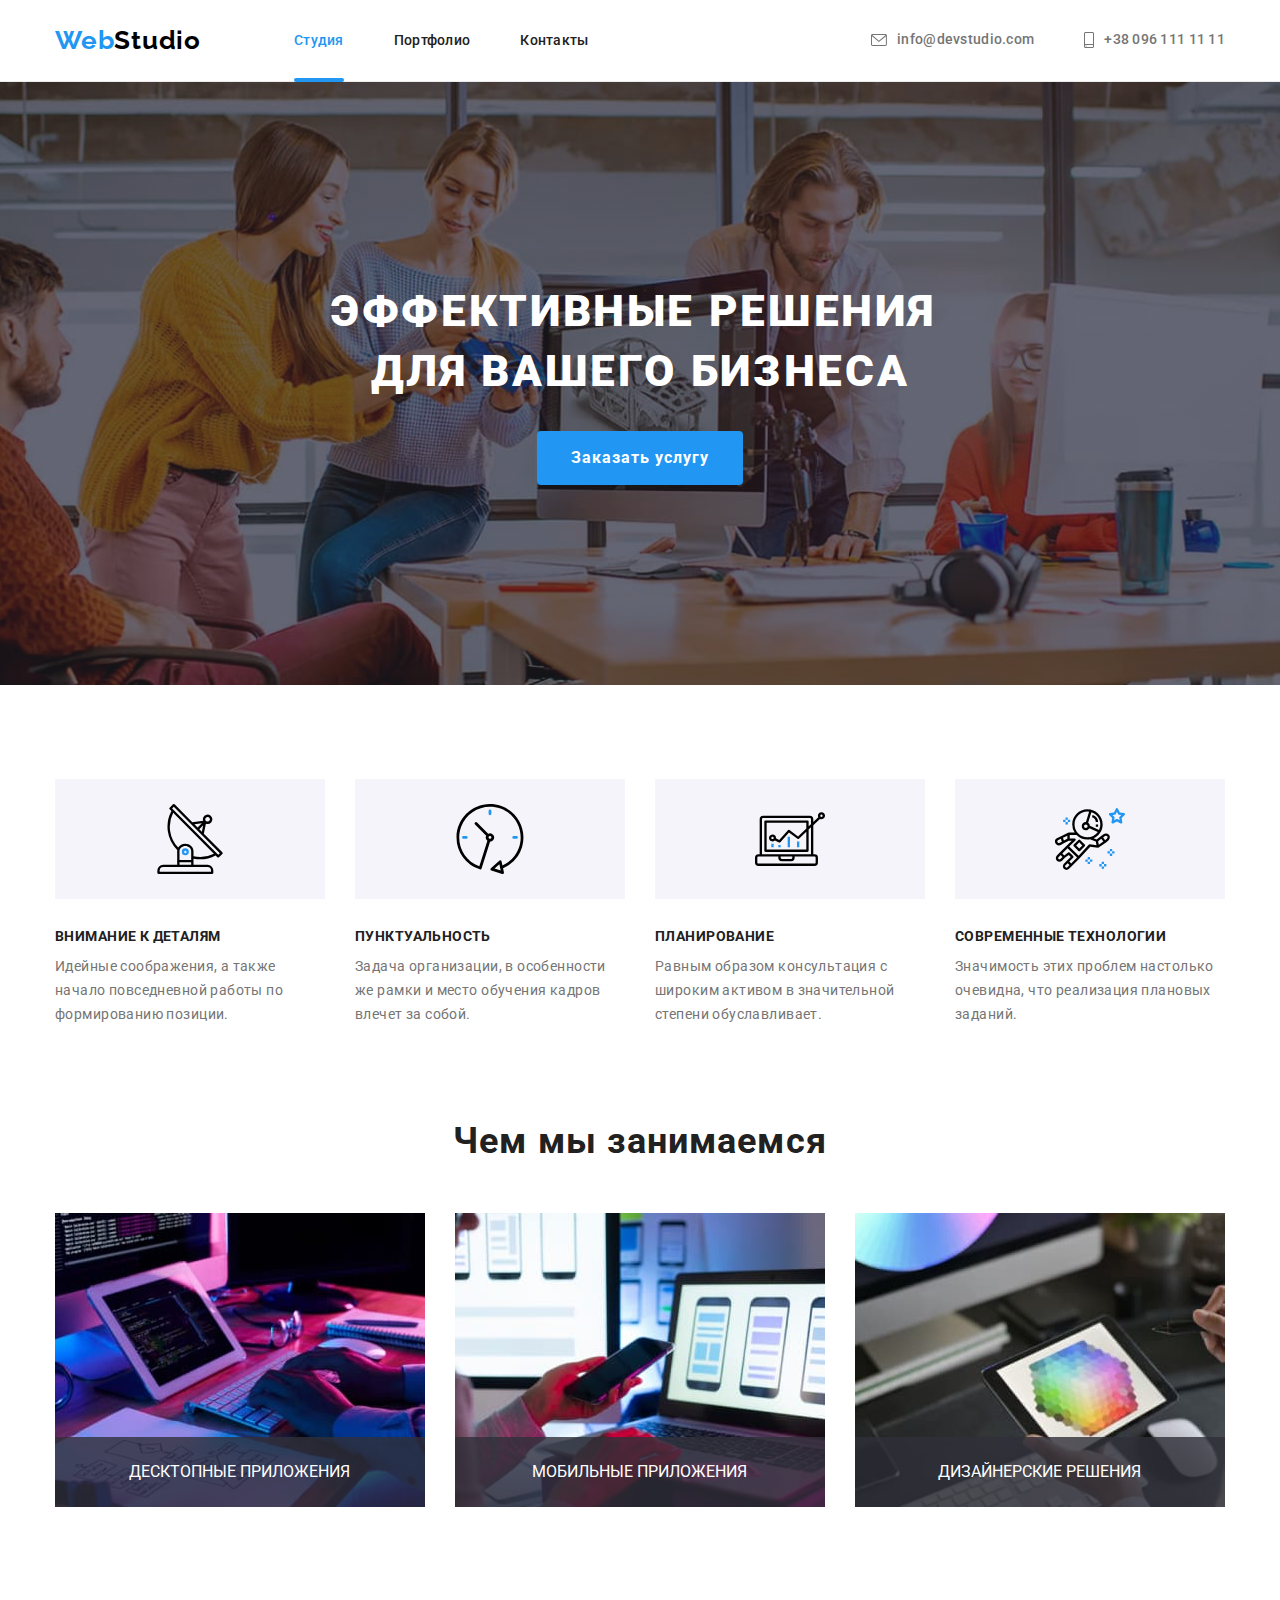
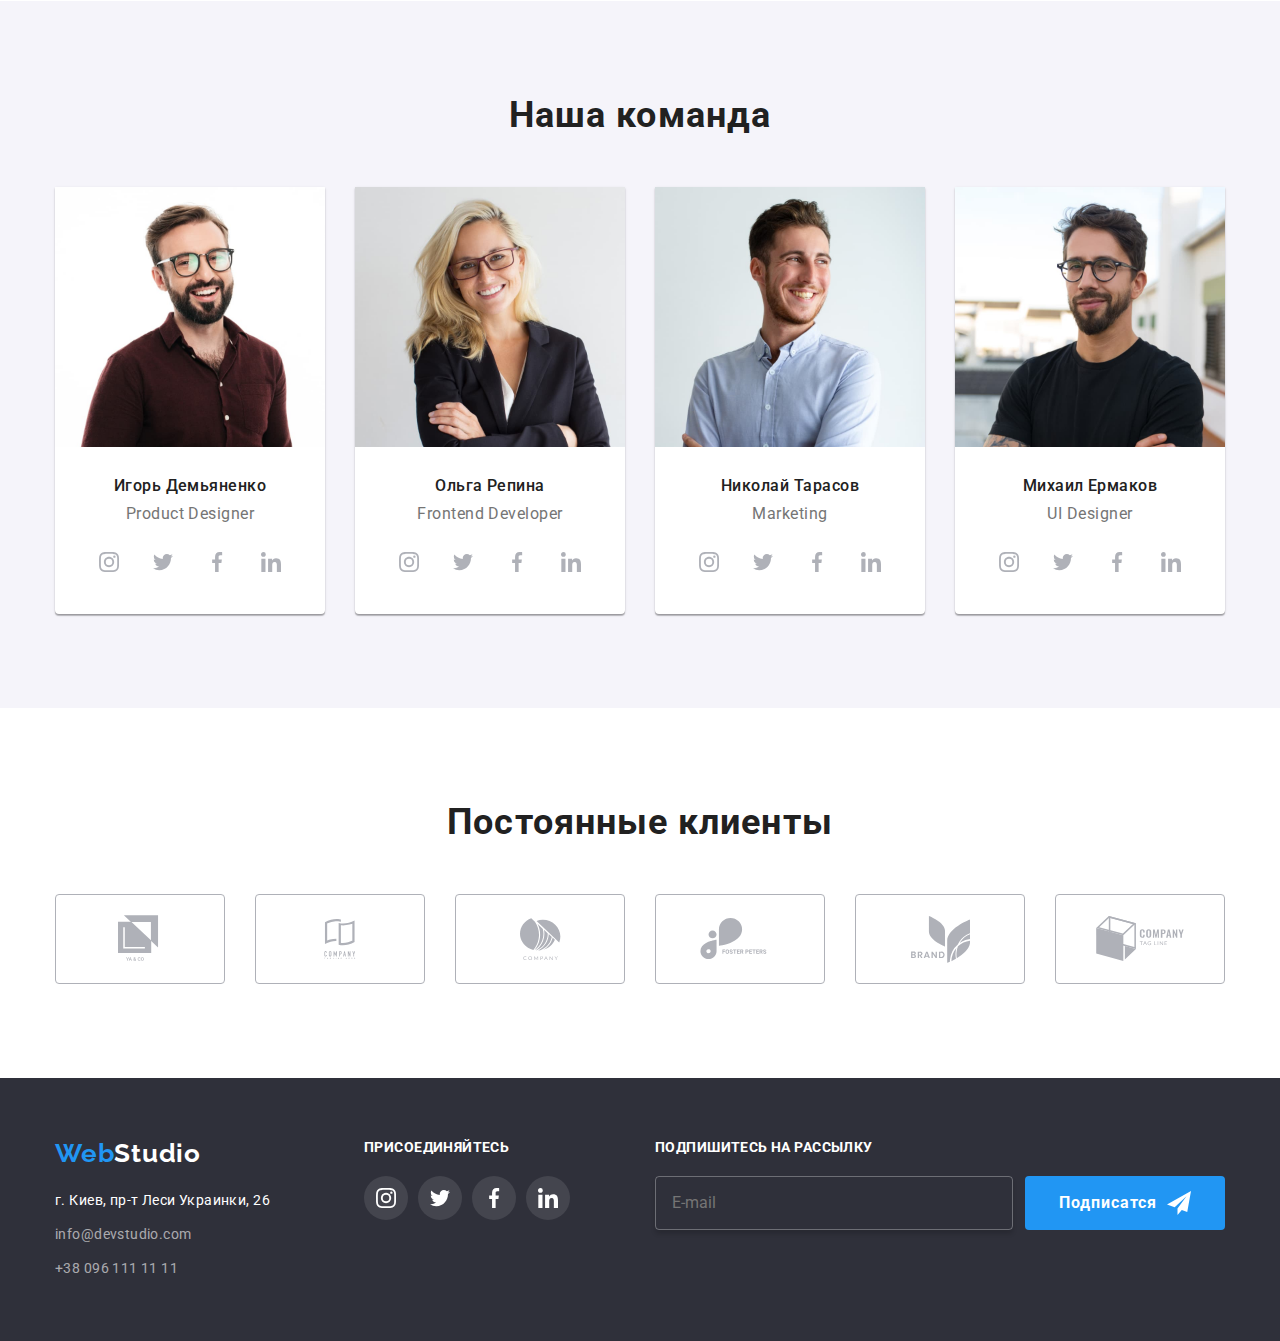
<file: index.html>
<!DOCTYPE html>
<html lang="ru">
  <head>
    <meta charset="UTF-8" />
    <meta http-equiv="X-UA-Compatible" content="IE=edge" />
    <meta name="viewport" content="width=device-width, initial-scale=1.0" />
    <title>goit-markup-hw-01</title>
    <link
      href="https://fonts.googleapis.com/css2?family=Raleway:wght@700&family=Roboto:wght@400;500;700;900&display=swap"
      rel="stylesheet"
    />
    <link
      rel="stylesheet"
      href="https://cdnjs.cloudflare.com/ajax/libs/modern-normalize/1.0.0/modern-normalize.min.css"
    />
    <link rel="stylesheet" href="./CSS/styles.css" />
  </head>
  <body>
    <header class="header">
      <div class="container header-panel">
        <a href="./index.html" class="logo link-logo"><span class="logo-highlight">Web</span>Studio</a>
        <nav class="header-navigation">
          <ul class="navigation-list list">
            <li class="item"><a href="./index.html" class="link current">Студия</a></li>
            <li class="item"><a href="./portfolio.html" class="link">Портфолио</a></li>
            <li class="item"><a href="#" class="link">Контакты</a></li>
          </ul>
        </nav>
        <ul class="header-contacts-list list">
          <li class="item">
            <a href="mailto:info@devstudio.com" class="mail link">
              <svg class="icon-contacts" width="16" height="12">
                <use href="./images/firsticon.svg#icon-envelope"></use>
              </svg>
              info@devstudio.com
            </a>
          </li>
          <li class="item">
            <a href="tel:+380961111111" class="phone link">
              <svg class="icon-contacts" width="10" height="16">
                <use href="./images/firsticon.svg#icon-smartphone"></use>
              </svg>
              +38 096 111 11 11</a
            >
          </li>
        </ul>
      </div>
    </header>
    <main>
      <section class="hero">
        <h1 class="hero-title">Эффективные решения <br />для вашего бизнеса</h1>
        <button type="button" data-modal-open class="button-primary">Заказать услугу</button>
      </section>
      <section class="features">
        <div class="container">
          <h2 class="hidden-title">Наши особенности</h2>
          <ul class="features-list list">
            <li class="features-item">
              <div class="shell-icon">
                <svg class="icon" width="70" height="70">
                  <use href="./images/firsticon.svg#icon-antenna"></use>
                </svg>
              </div>
              <h3 class="title">Внимание к деталям</h3>
              <p class="text">Идейные соображения, а также начало повседневной работы по формированию позиции.</p>
            </li>
            <li class="features-item">
              <div class="shell-icon">
                <svg class="icon" width="70" height="70">
                  <use href="./images/firsticon.svg#icon-clock"></use>
                </svg>
              </div>
              <h3 class="title">Пунктуальность</h3>
              <p class="text">Задача организации, в особенности же рамки и место обучения кадров влечет за собой.</p>
            </li>
            <li class="features-item">
              <div class="shell-icon">
                <svg class="icon" width="70" height="70">
                  <use href="./images/firsticon.svg#icon-diagram"></use>
                </svg>
              </div>
              <h3 class="title">Планирование</h3>
              <p class="text">Равным образом консультация с широким активом в значительной степени обуславливает.</p>
            </li>
            <li class="features-item astronaut">
              <div class="shell-icon">
                <svg class="icon" width="70" height="70">
                  <use href="./images/firsticon.svg#icon-astronaut"></use>
                </svg>
              </div>
              <h3 class="title">Современные технологии</h3>
              <p class="text">Значимость этих проблем настолько очевидна, что реализация плановых заданий.</p>
            </li>
          </ul>
        </div>
      </section>
      <section class="work">
        <div class="container">
          <h2 class="work-title">Чем мы занимаемся</h2>
          <ul class="work-list list">
            <li class="work-item">
              <img src="./images/box1.jpg" alt="box1" width="370" class="work-img" />
              <p class="work-text">ДЕСКТОПНЫЕ ПРИЛОЖЕНИЯ</p>
            </li>
            <li class="work-item">
              <img src="./images/box2.jpg" alt="box2" width="370" class="work-img" />
              <p class="work-text">МОБИЛЬНЫЕ ПРИЛОЖЕНИЯ</p>
            </li>
            <li class="work-item">
              <img src="./images/box3.jpg" alt="box3" width="370" class="work-img" />
              <p class="work-text">ДИЗАЙНЕРСКИЕ РЕШЕНИЯ</p>
            </li>
          </ul>
        </div>
      </section>
      <section class="team">
        <div class="container">
          <h2 class="team-title">Наша команда</h2>
          <ul class="team-list list">
            <li class="list-item">
              <img src="./images/igor.jpg" alt="Игорь Демьяненко" width="270" class="team-photo" />
              <div class="team-description">
                <h3 class="title">Игорь Демьяненко</h3>
                <p class="text">Product Designer</p>
                <ul class="team-icon list">
                  <li class="icon-item">
                    <a
                      href="https://www.instagram.com/?hl=ru"
                      class="link-team-social"
                      target="_blank"
                      rel="noopener noreferer"
                    >
                      <svg class="icon-social" width="20" height="20">
                        <use href="./images/firsticon.svg#icon-instagram"></use>
                      </svg>
                    </a>
                  </li>
                  <li class="icon-item">
                    <a href="#" class="link-team-social" target="_blank" rel="noopener noreferer">
                      <svg class="icon-social" width="20" height="20">
                        <use href="./images/firsticon.svg#icon-twitter"></use>
                      </svg>
                    </a>
                  </li>
                  <li class="icon-item">
                    <a href="#" class="link-team-social" target="_blank" rel="noopener noreferer">
                      <svg class="icon-social" width="20" height="20">
                        <use href="./images/firsticon.svg#icon-facebook"></use>
                      </svg>
                    </a>
                  </li>
                  <li class="icon-item">
                    <a href="#" class="link-team-social" target="_blank" rel="noopener noreferer">
                      <svg class="icon-social" width="20" height="20">
                        <use href="./images/firsticon.svg#icon-linkedin"></use>
                      </svg>
                    </a>
                  </li>
                </ul>
              </div>
            </li>
            <li class="list-item">
              <img src="./images/olga.jpg" alt="Ольга Репина" width="270" class="team-photo" />
              <div class="team-description">
                <h3 class="title">Ольга Репина</h3>
                <p class="text">Frontend Developer</p>
                <ul class="team-icon list">
                  <li class="icon-item">
                    <a href="#" class="link-team-social" target="_blank" rel="noopener noreferer">
                      <svg class="icon-social" width="20" height="20">
                        <use href="./images/firsticon.svg#icon-instagram"></use>
                      </svg>
                    </a>
                  </li>
                  <li class="icon-item">
                    <a href="#" class="link-team-social" target="_blank" rel="noopener noreferer">
                      <svg class="icon-social" width="20" height="20">
                        <use href="./images/firsticon.svg#icon-twitter"></use>
                      </svg>
                    </a>
                  </li>
                  <li class="icon-item">
                    <a href="#" class="link-team-social" target="_blank" rel="noopener noreferer">
                      <svg class="icon-social" width="20" height="20">
                        <use href="./images/firsticon.svg#icon-facebook"></use>
                      </svg>
                    </a>
                  </li>
                  <li class="icon-item">
                    <a href="#" class="link-team-social" target="_blank" rel="noopener noreferer">
                      <svg class="icon-social" width="20" height="20">
                        <use href="./images/firsticon.svg#icon-linkedin"></use>
                      </svg>
                    </a>
                  </li>
                </ul>
              </div>
            </li>
            <li class="list-item">
              <img src="./images/nik.jpg" alt="Николай Тарасов" width="270" class="team-photo" />
              <div class="team-description">
                <h3 class="title">Николай Тарасов</h3>
                <p class="text">Marketing</p>
                <ul class="team-icon list">
                  <li class="icon-item">
                    <a href="#" class="link-team-social" target="_blank" rel="noopener noreferer">
                      <svg class="icon-social" width="20" height="20">
                        <use href="./images/firsticon.svg#icon-instagram"></use>
                      </svg>
                    </a>
                  </li>
                  <li class="icon-item">
                    <a href="#" class="link-team-social" target="_blank" rel="noopener noreferer">
                      <svg class="icon-social" width="20" height="20">
                        <use href="./images/firsticon.svg#icon-twitter"></use>
                      </svg>
                    </a>
                  </li>
                  <li class="icon-item">
                    <a href="#" class="link-team-social" target="_blank" rel="noopener noreferer">
                      <svg class="icon-social" width="20" height="20">
                        <use href="./images/firsticon.svg#icon-facebook"></use>
                      </svg>
                    </a>
                  </li>
                  <li class="icon-item">
                    <a href="#" class="link-team-social" target="_blank" rel="noopener noreferer">
                      <svg class="icon-social" width="20" height="20">
                        <use href="./images/firsticon.svg#icon-linkedin"></use>
                      </svg>
                    </a>
                  </li>
                </ul>
              </div>
            </li>
            <li class="list-item">
              <img src="./images/mikel.jpg" alt="Михаил Ермаков" width="270" class="team-photo" />
              <div class="team-description">
                <h3 class="title">Михаил Ермаков</h3>
                <p class="text">UI Designer</p>
                <ul class="team-icon list">
                  <li class="icon-item">
                    <a href="#" class="link link-team-social" target="_blank" rel="noopener noreferer">
                      <svg class="icon-social" width="20" height="20">
                        <use href="./images/firsticon.svg#icon-instagram"></use>
                      </svg>
                    </a>
                  </li>
                  <li class="icon-item">
                    <a href="#" class="link link-team-social" target="_blank" rel="noopener noreferer">
                      <svg class="icon-social" width="20" height="20">
                        <use href="./images/firsticon.svg#icon-twitter"></use>
                      </svg>
                    </a>
                  </li>
                  <li class="icon-item">
                    <a href="#" class="link link-team-social" target="_blank" rel="noopener noreferer">
                      <svg class="icon-social" width="20" height="20">
                        <use href="./images/firsticon.svg#icon-facebook"></use>
                      </svg>
                    </a>
                  </li>
                  <li class="icon-item">
                    <a href="#" class="link link-team-social" target="_blank" rel="noopener noreferer">
                      <svg class="icon-social" width="20" height="20">
                        <use href="./images/firsticon.svg#icon-linkedin"></use>
                      </svg>
                    </a>
                  </li>
                </ul>
              </div>
            </li>
          </ul>
        </div>
      </section>
      <section class="regular-customers">
        <div class="container">
          <h1 class="clients-title">Постоянные клиенты</h1>
          <ul class="clients-list">
            <li class="clients-item">
              <a href="#" class="link clients-link">
                <svg class="icon-social" width="44.27" height="49.23">
                  <use href="./images/firsticon.svg#icon-logo1"></use>
                </svg>
              </a>
            </li>
            <li class="clients-item">
              <a href="#" class="link clients-link">
                <svg class="icon-social" width="52" height="40">
                  <use href="./images/firsticon.svg#icon-logo2"></use>
                </svg>
              </a>
            </li>
            <li class="clients-item">
              <a href="#" class="link clients-link">
                <svg class="icon-social" width="41" height="42.6">
                  <use href="./images/firsticon.svg#icon-logo3"></use>
                </svg>
              </a>
            </li>
            <li class="clients-item">
              <a href="#" class="link clients-link">
                <svg class="icon-social" width="79.66" height="42.02">
                  <use href="./images/firsticon.svg#icon-logo4"></use>
                </svg>
              </a>
            </li>
            <li class="clients-item">
              <a href="#" class="link clients-link">
                <svg class="icon-social" width="59" height="47">
                  <use href="./images/firsticon.svg#icon-logo5"></use>
                </svg>
              </a>
            </li>
            <li class="clients-item">
              <a href="#" class="link clients-link">
                <svg class="icon-social" width="88.48" height="45.44">
                  <use href="./images/firsticon.svg#icon-logo6"></use>
                </svg>
              </a>
            </li>
          </ul>
        </div>
      </section>
    </main>

    <footer class="footer">
      <div class="container footer-container">
        <div class="logo-address-foter">
          <a href="/" class="logo footer-logo"> <span class="logo-highlight">Web</span>Studio </a>
          <address class="footer-address">
            <ul class="address-list list">
              <li class="address-list-location address-item">
                <a
                  href="https://goo.gl/maps/eqV23aZUYZTrV4pg6"
                  target="_blank"
                  rel="noopener noreferrer"
                  class="link map"
                >
                  г. Киев, пр-т Леси Украинки, 26
                </a>
              </li>
              <li class="address-item">
                <a href="mailto:info@devstudio.com" class="footer-mail link"> info@devstudio.com </a>
              </li>
              <li class="address-item">
                <a href="tel:+380961111111" class="footer-phone link"> +38 096 111 11 11 </a>
              </li>
            </ul>
          </address>
        </div>

        <div class="footer-social">
          <b class="social-text">ПРИСОЕДИНЯЙТЕСЬ</b>
          <ul class="team-icon list">
            <li class="icon-item">
              <a href="#" class="link-footer-social" target="_blank" rel="noopener noreferer">
                <svg class="icon-social" width="20" height="20">
                  <use href="./images/firsticon.svg#icon-instagram"></use>
                </svg>
              </a>
            </li>
            <li class="icon-item">
              <a href="#" class="link-footer-social" target="_blank" rel="noopener noreferer">
                <svg class="icon-social" width="20" height="20">
                  <use href="./images/firsticon.svg#icon-twitter"></use>
                </svg>
              </a>
            </li>
            <li class="icon-item">
              <a href="#" class="link-footer-social" target="_blank" rel="noopener noreferer">
                <svg class="icon-social" width="20" height="20">
                  <use href="./images/firsticon.svg#icon-facebook"></use>
                </svg>
              </a>
            </li>
            <li class="icon-item">
              <a href="#" class="link-footer-social" target="_blank" rel="noopener noreferer">
                <svg class="icon-social" width="20" height="20">
                  <use href="./images/firsticon.svg#icon-linkedin"></use>
                </svg>
              </a>
            </li>
          </ul>
        </div>

        <div class="subscribe">
          <b class="title-subscribe">Подпишитесь на рассылку</b>
          <form name="subscribe" class="subscribe-form">
            <input type="email" name="email" placeholder=" " class="input-email" autocomplete="off" />
            <label class="subscribe-label">E-mail</label>
            <button type="submit" class="button-primary button-send">
              <span>Подписатся</span>
              <svg class="icon-send" width="24" height="24">
                <use href="./images/firsticon.svg#icon-send"></use>
              </svg>
            </button>
          </form>
        </div>
      </div>
    </footer>

    <div class="backdrop is-hidden" data-modal>
      <div class="modal">
        <button type="button" class="close-modal-container" data-modal-close>
          <svg class="close-modal" width="18" height="18">
            <use href="./images/firsticon.svg#icon-close"></use>
          </svg>
        </button>
        <p class="modal-title">Оставьте свои данные, мы вам перезвоним</p>
        <form name="feedback-form">
          <ul class="list-modal list">
            <li class="list-modal__item">
              <label class="form-group">
                <span class="modal-label">Имя</span>
                <input type="text" name="name" class="modal-input" />
                <svg class="input-icon" width="18" height="18">
                  <use href="./images/firsticon.svg#icon-person-black"></use>
                </svg>
              </label>
            </li>

            <li class="list-modal__item">
              <label class="form-group">
                <span class="modal-label"> Телефон </span>
                <input type="tel" name="phone" class="modal-input" />
                <svg class="input-icon" width="18" height="18">
                  <use href="./images/firsticon.svg#icon-phone"></use>
                </svg>
              </label>
            </li>

            <li class="list-modal__item">
              <label class="form-group">
                <span class="modal-label"> Почта </span>
                <input type="email" name="mail" class="modal-input" />
                <svg class="input-icon" width="18" height="18">
                  <use href="./images/firsticon.svg#icon-post"></use>
                </svg>
              </label>
            </li>

            <li class="list-modal__item">
              <label class="form-group">
                <span class="modal-label"> Комментарий </span>
                <textarea name="comments" rows="10" placeholder="Введите текст" class="modal-textarea"></textarea>
              </label>
            </li>

            <li class="list-modal__item">
              <label class="agreement">
                <input type="checkbox" name="agreement" class="checkbox" />
                <span class="custom-checkbox"><span class="checkbox-icon"></span> </span>
                Соглашаюсь с рассылкой и принимаю <a href="#" class="link-agreement">Условия договора</a>
              </label>
            </li>
          </ul>

          <button type="submit" class="button-primary button-modal">Отправить</button>
        </form>
      </div>
    </div>
    <script src="./js/modal.js"></script>
  </body>
</html>
</file>
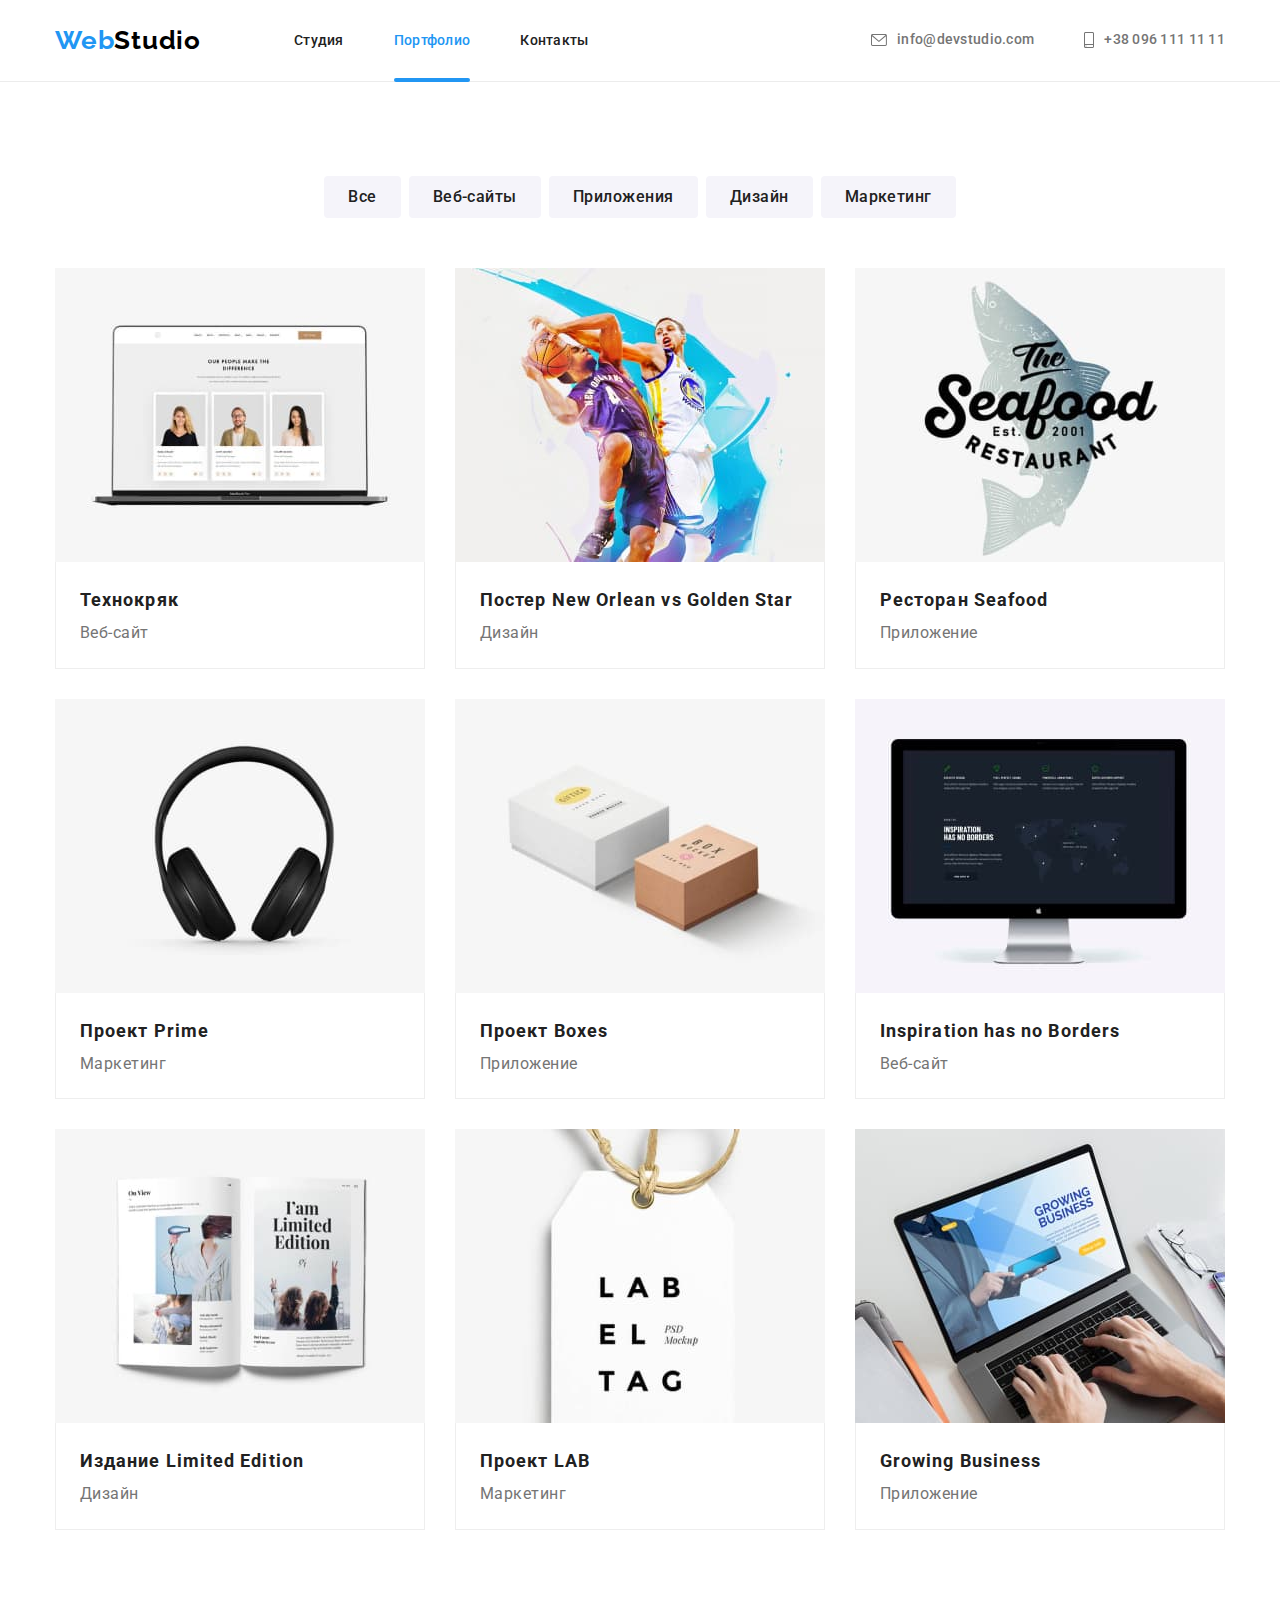
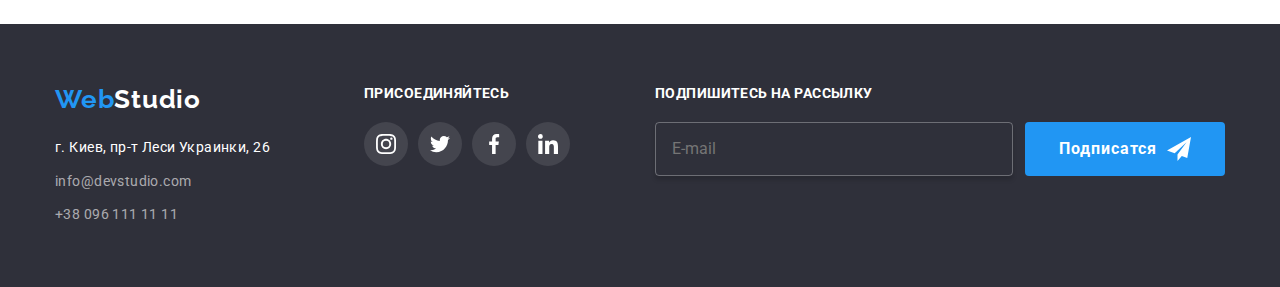
<file: portfolio.html>
<!DOCTYPE html>
<html lang="ru">
  <head>
    <meta charset="UTF-8" />
    <meta http-equiv="X-UA-Compatible" content="IE=edge" />
    <meta name="viewport" content="width=device-width, initial-scale=1.0" />
    <title>goit-markup-hw-02</title>
    <link
      href="https://fonts.googleapis.com/css2?family=Raleway:wght@700&family=Roboto:wght@400;500;700;900&display=swap"
      rel="stylesheet"
    />
    <link
      rel="stylesheet"
      href="https://cdnjs.cloudflare.com/ajax/libs/modern-normalize/1.0.0/modern-normalize.min.css"
    />
    <link rel="stylesheet" href="./CSS/styles.css" />
  </head>
  <body>
    <header class="header">
      <div class="container header-panel">
        <a href="./index.html" class="logo link-logo"><span class="logo-highlight">Web</span>Studio</a>
        <nav class="header-navigation">
          <ul class="navigation-list list">
            <li class="item"><a href="./index.html" class="link">Студия</a></li>
            <li class="item"><a href="./portfolio.html" class="link current">Портфолио</a></li>
            <li class="item"><a href="#" class="link">Контакты</a></li>
          </ul>
        </nav>
        <ul class="header-contacts-list list">
          <li class="item">
            <a href="mailto:info@devstudio.com" class="mail link">
              <svg class="icon-contacts" width="16" height="12">
                <use href="./images/firsticon.svg#icon-envelope"></use>
              </svg>
              info@devstudio.com
            </a>
          </li>
          <li class="item">
            <a href="tel:+380961111111" class="phone link">
              <svg class="icon-contacts" width="10" height="16">
                <use href="./images/firsticon.svg#icon-smartphone"></use>
              </svg>
              +38 096 111 11 11</a
            >
          </li>
        </ul>
      </div>
    </header>
    <main>
      <section class="portfolio">
        <div class="container">
          <h1 class="hidden-title">Портфолио</h1>
          <ul class="portfolio-filter list">
            <li class="filter-item">
              <button type="button" class="button">Все</button>
            </li>

            <li class="filter-item">
              <button type="button" class="button">Веб-сайты</button>
            </li>

            <li class="filter-item">
              <button type="button" class="button">Приложения</button>
            </li>

            <li class="filter-item">
              <button type="button" class="button">Дизайн</button>
            </li>

            <li class="filter-item">
              <button type="button" class="button">Маркетинг</button>
            </li>
          </ul>

          <ul class="portfolio-list list">
            <li class="portfolio-item">
              <a href="#" class="link-card link">
                <div class="portfolio-thumb">
                  <img src="./images/techno.jpg" alt="Веб сайт Технокряк" width="370" />
                  <div class="thumb-container-overlay">
                    <p class="thumb-description">
                      Технокряк это современная площадка распространения коронавируса. Компании используют эту платформу
                      для цифрового шпионажа и атак на защищённые сервера конкурентов.
                    </p>
                  </div>
                </div>

                <div class="portfolio-description">
                  <h2 class="portfolio-title">Технокряк</h2>
                  <p class="text">Веб-сайт</p>
                </div>
              </a>
            </li>

            <li class="portfolio-item">
              <a href="#" class="link-card link">
                <div class="portfolio-thumb">
                  <img src="./images/posternewor.jpg" alt="Постер New Orlean vs Golden Star" width="370" />
                  <div class="thumb-container-overlay">
                    <p class="thumb-description">
                      Технокряк это современная площадка распространения коронавируса. Компании используют эту платформу
                      для цифрового шпионажа и атак на защищённые сервера конкурентов.
                    </p>
                  </div>
                </div>

                <div class="portfolio-description">
                  <h2 class="portfolio-title">Постер New Orlean vs Golden Star</h2>
                  <p class="text">Дизайн</p>
                </div>
              </a>
            </li>

            <li class="portfolio-item">
              <a href="#" class="link-card link">
                <div class="portfolio-thumb">
                  <img src="./images/seafood.jpg" alt="Ресторан Seafood" width="370" />
                  <div class="thumb-container-overlay">
                    <p class="thumb-description">
                      Технокряк это современная площадка распространения коронавируса. Компании используют эту платформу
                      для цифрового шпионажа и атак на защищённые сервера конкурентов.
                    </p>
                  </div>
                </div>

                <div class="portfolio-description">
                  <h2 class="portfolio-title">Ресторан Seafood</h2>
                  <p class="text">Приложение</p>
                </div>
              </a>
            </li>

            <li class="portfolio-item">
              <a href="#" class="link-card link">
                <div class="portfolio-thumb">
                  <img src="./images/prime.jpg" alt="Проект Prime" width="370" />
                  <div class="thumb-container-overlay">
                    <p class="thumb-description">
                      Технокряк это современная площадка распространения коронавируса. Компании используют эту платформу
                      для цифрового шпионажа и атак на защищённые сервера конкурентов.
                    </p>
                  </div>
                </div>

                <div class="portfolio-description">
                  <h2 class="portfolio-title">Проект Prime</h2>
                  <p class="text">Маркетинг</p>
                </div>
              </a>
            </li>

            <li class="portfolio-item">
              <a href="#" class="link-card link">
                <div class="portfolio-thumb">
                  <img src="./images/boxes.jpg" alt="Проект Boxes" width="370" />
                  <div class="thumb-container-overlay">
                    <p class="thumb-description">
                      Технокряк это современная площадка распространения коронавируса. Компании используют эту платформу
                      для цифрового шпионажа и атак на защищённые сервера конкурентов.
                    </p>
                  </div>
                </div>

                <div class="portfolio-description">
                  <h2 class="portfolio-title">Проект Boxes</h2>
                  <p class="text">Приложение</p>
                </div>
              </a>
            </li>

            <li class="portfolio-item">
              <a href="#" class="link-card link">
                <div class="portfolio-thumb">
                  <img src="./images/inspiration.jpg" alt="Веб-сайт Inspiration has no Borders" width="370" />
                  <div class="thumb-container-overlay">
                    <p class="thumb-description">
                      Технокряк это современная площадка распространения коронавируса. Компании используют эту платформу
                      для цифрового шпионажа и атак на защищённые сервера конкурентов.
                    </p>
                  </div>
                </div>

                <div class="portfolio-description">
                  <h2 class="portfolio-title">Inspiration has no Borders</h2>
                  <p class="text">Веб-сайт</p>
                </div>
              </a>
            </li>

            <li class="portfolio-item">
              <a href="#" class="link-card link">
                <div class="portfolio-thumb">
                  <img src="./images/limedition.jpg" alt="Издание Limited Edition" width="370" />
                  <div class="thumb-container-overlay">
                    <p class="thumb-description">
                      Технокряк это современная площадка распространения коронавируса. Компании используют эту платформу
                      для цифрового шпионажа и атак на защищённые сервера конкурентов.
                    </p>
                  </div>
                </div>

                <div class="portfolio-description">
                  <h2 class="portfolio-title">Издание Limited Edition</h2>
                  <p class="text">Дизайн</p>
                </div>
              </a>
            </li>

            <li class="portfolio-item">
              <a href="#" class="link-card link">
                <div class="portfolio-thumb">
                  <img src="./images/lab.jpg" alt="Проект LAB" width="370" />
                  <div class="thumb-container-overlay">
                    <p class="thumb-description">
                      Технокряк это современная площадка распространения коронавируса. Компании используют эту платформу
                      для цифрового шпионажа и атак на защищённые сервера конкурентов.
                    </p>
                  </div>
                </div>

                <div class="portfolio-description">
                  <h2 class="portfolio-title">Проект LAB</h2>
                  <p class="text">Маркетинг</p>
                </div>
              </a>
            </li>

            <li class="portfolio-item">
              <a href="#" class="link-card link">
                <div class="portfolio-thumb">
                  <img src="./images/growing.jpg" alt="Growing Business" width="370" />
                  <div class="thumb-container-overlay">
                    <p class="thumb-description">
                      Технокряк это современная площадка распространения коронавируса. Компании используют эту платформу
                      для цифрового шпионажа и атак на защищённые сервера конкурентов.
                    </p>
                  </div>
                </div>

                <div class="portfolio-description">
                  <h2 class="portfolio-title">Growing Business</h2>
                  <p class="text">Приложение</p>
                </div>
              </a>
            </li>
          </ul>
        </div>
      </section>
    </main>

    <footer class="footer">
      <div class="container footer-container">
        <div class="logo-address-foter">
          <a href="/" class="logo footer-logo"> <span class="logo-highlight">Web</span>Studio </a>
          <address class="footer-address">
            <ul class="address-list list">
              <li class="address-list-location address-item">
                <a
                  href="https://goo.gl/maps/eqV23aZUYZTrV4pg6"
                  target="_blank"
                  rel="noopener noreferrer"
                  class="link map"
                >
                  г. Киев, пр-т Леси Украинки, 26
                </a>
              </li>
              <li class="address-item">
                <a href="mailto:info@devstudio.com" class="footer-mail link"> info@devstudio.com </a>
              </li>
              <li class="address-item">
                <a href="tel:+380961111111" class="footer-phone link"> +38 096 111 11 11 </a>
              </li>
            </ul>
          </address>
        </div>

        <div class="footer-social">
          <b class="social-text">ПРИСОЕДИНЯЙТЕСЬ</b>
          <ul class="team-icon list">
            <li class="icon-item">
              <a href="#" class="link-footer-social" target="_blank" rel="noopener noreferer">
                <svg class="icon-social" width="20" height="20">
                  <use href="./images/firsticon.svg#icon-instagram"></use>
                </svg>
              </a>
            </li>
            <li class="icon-item">
              <a href="#" class="link-footer-social" target="_blank" rel="noopener noreferer">
                <svg class="icon-social" width="20" height="20">
                  <use href="./images/firsticon.svg#icon-twitter"></use>
                </svg>
              </a>
            </li>
            <li class="icon-item">
              <a href="#" class="link-footer-social" target="_blank" rel="noopener noreferer">
                <svg class="icon-social" width="20" height="20">
                  <use href="./images/firsticon.svg#icon-facebook"></use>
                </svg>
              </a>
            </li>
            <li class="icon-item">
              <a href="#" class="link-footer-social" target="_blank" rel="noopener noreferer">
                <svg class="icon-social" width="20" height="20">
                  <use href="./images/firsticon.svg#icon-linkedin"></use>
                </svg>
              </a>
            </li>
          </ul>
        </div>

        <div class="subscribe">
          <b class="title-subscribe">Подпишитесь на рассылку</b>
          <form name="subscribe" class="subscribe-form">
            <input type="email" name="email" placeholder=" " class="input-email" />
            <label class="subscribe-label">E-mail</label>
            <button type="submit" class="button-primary button-send">
              <span>Подписатся</span>
              <svg class="icon-send" width="24" height="24">
                <use href="./images/firsticon.svg#icon-send"></use>
              </svg>
            </button>
          </form>
        </div>
      </div>
    </footer>
  </body>
</html>
</file>
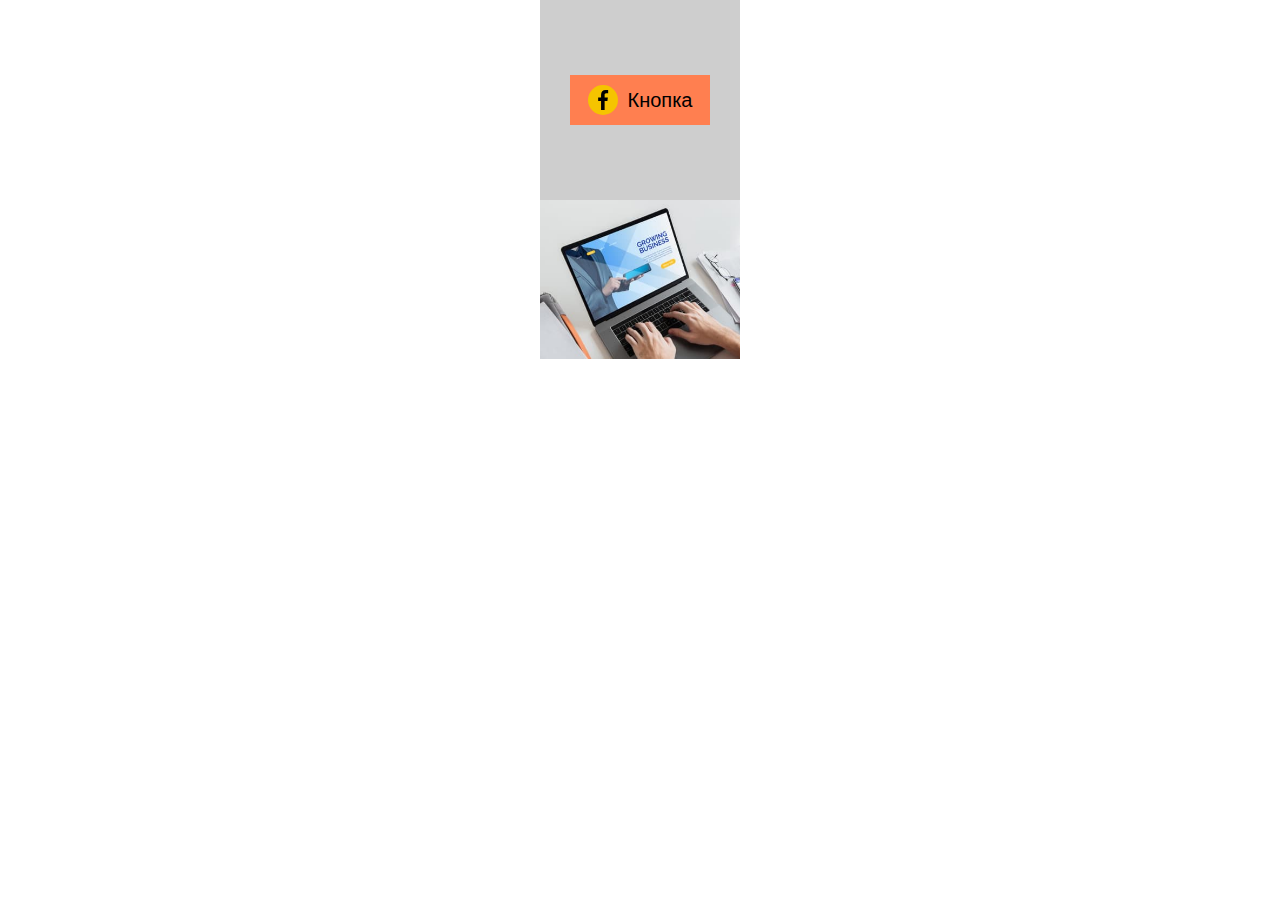
<file: test.html>
<!DOCTYPE html>
<html lang="en">
  <head>
    <meta charset="UTF-8" />
    <meta http-equiv="X-UA-Compatible" content="IE=edge" />
    <meta name="viewport" content="width=device-width, initial-scale=1.0" />
    <title>Document</title>
    <link
      rel="stylesheet"
      href="https://cdnjs.cloudflare.com/ajax/libs/modern-normalize/1.0.0/modern-normalize.min.css"
    />
    <link rel="stylesheet" href="./CSS/test.css" />
  </head>
  <body>
    <div class="container">
      <button type="button" class="btn">
        <div class="icon">
          <svg width="20" height="20">
            <use href="./images/firsticon.svg#icon-chek"></use>
          </svg>
        </div>
        <span class="btn-txt">Кнопка</span>
        <div class="icon-before">
          <svg width="20" height="20">
            <use href="./images/firsticon.svg#icon-facebook"></use>
          </svg>
        </div>
      </button>
    </div>

    <div class="scene">
      <div class="card">
        <img src="./images/growing.jpg" alt="" width="200" class="img" />
        <div class="back">
          <p class="text">
            Lorem ipsum dolor sit amet consectetur adipisicing elit. Dignissimos optio labore impedit ea animi dolorum
            perspiciatis veniam nihil quasi enim?
          </p>
        </div>
      </div>
    </div>
  </body>
</html>
</file>
<file: CSS/styles.css>
:root {
  --primary-white-color: #ffffff;
  --active-color: #2196f3;
  --dominant-text-color: #757575;
  --logo-link-color: #000000;
  --main-dark-color: #212121;
  --bgc-grayish: #f5f4fa;
  --dark-bgc: #2f303a;
  --bgc-hero-section: #c4c4c4;
  --gradient-hero: rgba(47, 48, 58, 0.4), rgba(47, 48, 58, 0.4);
  --color-mail-phone: rgba(255, 255, 255, 0.6);
  --color-border-portfolio: #eeeeee;
  --color-border-header: #ececec;
  --team-icon-color: #afb1b8;
  --portfolio-item-gap: 30px;
  --card-shadow: 0px 1px 3px rgba(0, 0, 0, 0.12), 0px 1px 1px rgba(0, 0, 0, 0.14), 0px 2px 1px rgba(0, 0, 0, 0.2);
  --card-shadow-portfolio: 0px 1px 1px rgba(0, 0, 0, 0.12), 0px 4px 4px rgba(0, 0, 0, 0.06),
    1px 4px 6px rgba(0, 0, 0, 0.16);
  --shadow-button: 0px 3px 1px rgba(0, 0, 0, 0.1), 0px 1px 2px rgba(0, 0, 0, 0.08), 0px 2px 2px rgba(0, 0, 0, 0.12);
  --bgc-icon-footer: rgba(255, 255, 255, 0.1);
  --modal-placeholder-color: rgba(117, 117, 117, 0.5);
  --color-modal-input-border: rgba(33, 33, 33, 0.2);
  --bgc-work-text: rgba(47, 48, 58, 0.8);
  --bgc-thumb-overlay: rgba(33, 150, 243, 0.9);
  --bgc-modal-backdrop: rgba(0, 0, 0, 0.2);
  --button-modal-shadow: 0px 4px 4px rgba(0, 0, 0, 0.15);
  --border-input-email: rgba(255, 255, 255, 0.3);
  --main-cubic: cubic-bezier(0.4, 0, 0.2, 1);
}

/*#region ---Common Styles--- */

body {
  font-family: 'Roboto', sans-serif;
  color: var(--dominant-text-color);
  background-color: var(--primary-white-color);
}

h1,
h2,
h3,
h4,
h5,
h6,
p,
ul {
  margin: 0;
  padding: 0;
}

img {
  display: block;
  max-width: 100%;
}

.container {
  width: 1200px;
  padding: 0 15px;
  margin: 0 auto;
}

.header,
.work,
.features {
  background-color: var(--primary-white-color);
}

.link {
  text-decoration: none;
  transition: color 250ms var(--main-cubic);
}

.link-logo {
  text-decoration: none;
}

.logo.footer-logo {
  display: inline-block;
  margin-bottom: 20px;
  text-decoration: none;
  color: var(--primary-white-color);
}

.link:hover,
.link:focus {
  color: var(--active-color);
}

.list {
  list-style: none;
}

.hidden-title {
  position: absolute !important;
  clip: rect(1px 1px 1px 1px);
  clip: rect(1px, 1px, 1px, 1px);
  padding: 0 !important;
  border: 0 !important;
  height: 1px !important;
  width: 1px !important;
  overflow: hidden;
}

/*#endregion -------------------- Common Styles End -------------------- */

/*#region ---Header--- */

.header {
  border-bottom: 1px solid var(--color-border-header);
}

.header-panel {
  display: flex;
  align-items: center;
}

.logo {
  margin-right: 93px;

  font-family: 'Raleway', sans-serif;
  font-style: normal;
  font-weight: bold;
  font-size: 26px;
  line-height: 1.2;
  letter-spacing: 0.03em;
  color: var(--logo-link-color);
}

.logo-highlight {
  color: var(--active-color);
}

.navigation-list.list {
  display: flex;
}

.navigation-list .item + .item {
  margin-left: 50px;
}

.navigation-list .link {
  display: block;
  padding-top: 32px;
  padding-bottom: 32px;

  font-weight: 500;
  font-size: 14px;
  line-height: 1.2;
  letter-spacing: 0.02em;
  color: var(--main-dark-color);
  transition: color 250ms var(--main-cubic);
}

.navigation-list .link:hover,
.navigation-list .link:focus {
  color: var(--active-color);
}

.link.current {
  color: var(--active-color);
  position: relative;
}

.link.current::after {
  content: '';
  position: absolute;
  display: block;
  width: 100%;
  height: 4px;
  margin-bottom: -1px;
  bottom: 0;
  left: 0;
  background-color: var(--active-color);
  border-radius: 2px;
}

.header-contacts-list {
  display: flex;
  margin-left: auto;
}

.header-contacts-list .item + .item {
  margin-left: 50px;
}

.mail,
.phone {
  display: inline-flex;
  padding-top: 32px;
  padding-bottom: 32px;
  align-items: center;
  font-weight: 500;
  font-size: 14px;
  line-height: 1.14;
  letter-spacing: 0.02em;
  color: var(--dominant-text-color);
}

.icon-contacts {
  margin-right: 10px;
  fill: currentColor;
}

/*#endregion ---Header end--- */

/*#region ---button--- */
.button {
  display: inline-block;
  padding: 6px 22px;

  border-radius: 4px;
  border-color: transparent;
  font-family: inherit;
  font-weight: 500;
  font-size: 16px;
  line-height: 1.62;
  text-align: center;
  letter-spacing: 0.03em;

  background-color: var(--bgc-grayish);
  color: var(--main-dark-color);

  transition: background-color 250ms var(--main-cubic), color 250ms var(--main-cubic),
    box-shadow 250ms var(--main-cubic);
}

.button:hover,
.button:focus {
  background-color: var(--active-color);
  color: var(--primary-white-color);
  cursor: pointer;
  box-shadow: var(--shadow-button);
}

.button-primary {
  display: inline-block;
  min-width: 200px;
  padding: 10px 32px;

  border-radius: 4px;
  border-color: transparent;
  align-items: center;
  text-align: center;

  font-family: inherit;
  font-weight: 700;
  font-size: 16px;
  line-height: 1.87;
  letter-spacing: 0.06em;

  color: var(--primary-white-color);
  background-color: var(--active-color);
}

.button-primary:focus,
.button-primary:hover {
  cursor: pointer;
}

/*#endregion ---button end--- */

/*#region ----Footer---- */

.footer {
  padding: 60px 0;
  background-color: var(--dark-bgc);
}

.footer-container {
  display: flex;
}

.address-list-location {
  font-size: 14px;
  line-height: 1.71;
  letter-spacing: 0.03em;
}

.address-item:not(:last-child) {
  margin-bottom: 10px;
}

.map {
  font-family: inherit;
  font-style: normal;
  font-weight: normal;
  font-size: 14px;
  line-height: 1.71;
  letter-spacing: 0.03em;

  color: var(--primary-white-color);
}

.footer-mail,
.footer-phone {
  font-family: inherit;
  font-style: normal;
  font-weight: normal;
  font-size: 14px;
  line-height: 1.71;
  letter-spacing: 0.03em;

  color: var(--color-mail-phone);
}

.social-text {
  display: inline-block;
  margin-bottom: 20px;
  font-weight: 700;
  font-size: 14px;
  line-height: 1.14;
  letter-spacing: 0.03em;
  text-transform: uppercase;

  color: var(--primary-white-color);
}

.footer-social {
  margin-left: 70px;
}

.subscribe {
  margin-left: auto;
}

.subscribe-label {
  position: absolute;
  top: 50%;
  left: 17px;
  transform: translateY(-50%);
}

.title-subscribe {
  display: inline-block;
  margin-bottom: 20px;

  font-weight: bold;
  font-size: 14px;
  line-height: 1.14;
  letter-spacing: 0.03em;
  text-transform: uppercase;

  color: var(--primary-white-color);
}

.subscribe-form {
  position: relative;
  display: flex;
}

.input-email {
  padding: 15px 16px;
  min-width: 358px;

  color: var(--primary-white-color);
  background-color: transparent;
  border: 1px solid var(--border-input-email);
  box-shadow: var(--button-modal-shadow);
  border-radius: 4px;
}

.input-email:focus + .subscribe-label,
.input-email:not(:placeholder-shown) + .subscribe-label {
  opacity: 0;
}

.icon-send {
  margin-left: 10px;
}

.button-send {
  display: flex;
  justify-content: center;
  align-items: center;
  fill: var(--primary-white-color);

  min-height: 50px;
  margin-left: 12px;
}
/*#endregion ---Footer end--- */

/*#region -------------------- Index -------------------- */
.hero {
  max-width: 1600px;
  margin-left: auto;
  margin-right: auto;
  padding: 200px 0;

  text-align: center;

  background-color: var(--bgc-hero-section);
  background-image: linear-gradient(var(--gradient-hero)), url(../images/hero.jpg);
  background-position: center;
  background-size: cover;
  background-repeat: no-repeat;
}

.hero-title {
  margin-bottom: 30px;
  font-weight: 900;
  font-size: 44px;
  line-height: 1.36;
  letter-spacing: 0.06em;
  text-transform: uppercase;
  white-space: pre;

  color: var(--primary-white-color);
}

.work {
  padding-bottom: 94px;
}

.features,
.team,
.portfolio,
.regular-customers {
  padding: 94px 0;
}

.features-list {
  display: flex;
  justify-content: space-between;
  flex-wrap: wrap;
}

.features-item {
  flex-basis: calc((100% - 90px) / 4);
}

.features-list .title {
  margin-bottom: 10px;
  font-size: 14px;
  line-height: 1.14;
  letter-spacing: 0.03em;
  text-transform: uppercase;

  color: var(--main-dark-color);
}

.features-list .text {
  font-size: 14px;
  line-height: 1.71;
  letter-spacing: 0.03em;

  color: var(--dominant-text-color);
}

.shell-icon {
  display: flex;
  width: 270px;
  height: 120px;
  background-color: var(--bgc-grayish);
  justify-content: center;
  align-items: center;
  margin-bottom: 30px;
}

.team {
  background: var(--bgc-grayish);
}

.icon-item + .icon-item {
  margin-left: 10px;
}

.team-icon {
  display: flex;
  justify-content: center;
  align-items: center;
}

.link-team-social {
  display: flex;
  height: 44px;
  width: 44px;
  border-radius: 50px;
  justify-content: center;
  align-items: center;
  background-color: var(--primary-white-color);
  fill: var(--team-icon-color);
  transition: fill 250ms var(--main-cubic), background-color 250ms var(--main-cubic);
}

.link-team-social:hover,
.link-team-social:focus {
  background-color: var(--active-color);
  fill: var(--primary-white-color);
}

.link-footer-social {
  display: flex;
  height: 44px;
  width: 44px;
  border-radius: 50px;
  justify-content: center;
  align-items: center;
  fill: var(--primary-white-color);
  background-color: var(--bgc-icon-footer);
  transition: background-color 250ms var(--main-cubic);
}

.link-footer-social:hover,
.link-footer-social:focus {
  background-color: var(--active-color);
}

.team-list .text {
  margin-bottom: 16px;
}

.team-description {
  padding: 30px 32px;
}

.work-list {
  display: flex;
  flex-wrap: wrap;
}

.work-item {
  position: relative;

  width: calc((100% - 2 * 30px) / 3);
  margin-right: 30px;
}

.work-item:nth-child(3n) {
  margin-right: 0;
}

.work-text {
  position: absolute;
  display: flex;
  bottom: 0;
  width: 100%;
  height: 70px;
  justify-content: center;
  align-items: center;
  background-color: var(--bgc-work-text);
  color: var(--primary-white-color);
}

.work-title,
.team-title,
.clients-title {
  margin-bottom: 50px;
  text-align: center;

  font-size: 36px;
  line-height: 1.16;
  letter-spacing: 0.03em;

  color: var(--main-dark-color);
}

.team-list .title {
  margin-bottom: 10px;
  text-align: center;

  font-weight: 500;
  font-size: 16px;
  line-height: 1.18;
  letter-spacing: 0.03em;

  color: var(--main-dark-color);
}

.list-item {
  flex-basis: calc((100% - 3 * 30px) / 4);
  margin-right: 30px;
  text-align: center;

  border-radius: 0px 0px 4px 4px;
  box-shadow: var(--card-shadow);

  background-color: var(--primary-white-color);
}

.list-item:nth-child(4n) {
  margin-right: 0;
}

.team-list {
  display: flex;
  flex-wrap: wrap;
}

.team-list .text {
  font-size: 16px;
  line-height: 1.18;
  letter-spacing: 0.03em;

  color: var(--dominant-text-color);
}

.clients-list {
  display: flex;
  list-style: none;
}

.clients-item + .clients-item {
  margin-left: 30px;
}

.clients-link {
  display: flex;
  width: 170px;
  height: 90px;
  border: 1px solid var(--team-icon-color);
  border-radius: 4px;
  fill: var(--team-icon-color);
  align-items: center;
  justify-content: center;

  transition: fill 250ms var(--main-cubic), border-color 250ms var(--main-cubic);
}

.clients-link:hover,
.clients-link:focus {
  fill: var(--active-color);
  border-color: var(--active-color);
}

/*#endregion -------------------- Index end -------------------- */

/*#region -------------------- Portfolio -------------------- */

/* Main */

.portfolio .portfolio-title {
  font-weight: 700;
  font-size: 18px;
  line-height: 2;
  letter-spacing: 0.06em;
  color: var(--main-dark-color);
}

.portfolio-list .text {
  color: var(--dominant-text-color);
  font-size: 16px;
  line-height: 1.87;
  letter-spacing: 0.03em;
}

.portfolio-filter {
  display: flex;
  flex-wrap: wrap;
  justify-content: center;
  margin-bottom: 50px;
}

.filter-item + .filter-item {
  margin-left: 8px;
}

.portfolio-list.list {
  display: flex;
  flex-wrap: wrap;
  margin-left: calc(-1 * var(--portfolio-item-gap));
  margin-top: calc(-1 * var(--portfolio-item-gap));
}

.portfolio-item {
  flex-basis: calc((100% - 3 * 30px) / 3);
  margin-left: var(--portfolio-item-gap);
  margin-top: var(--portfolio-item-gap);

  background-color: var(--primary-white-color);
}

.portfolio-description {
  padding: 20px 24px;
  border-right: 1px solid var(--color-border-portfolio);
  border-left: 1px solid var(--color-border-portfolio);
  border-bottom: 1px solid var(--color-border-portfolio);
}
.link-card:hover,
.link-card:focus {
  display: block;
  box-shadow: var(--card-shadow-portfolio);
}

.link-card {
  transition: box-shadow 250ms var(--main-cubic);
}

.link-card:hover .thumb-container-overlay,
.link-card:focus .thumb-container-overlay {
  opacity: 1;
  transform: translateY(0);
}

.portfolio-thumb {
  position: relative;
  overflow: hidden;
}

.thumb-container-overlay {
  position: absolute;
  display: block;
  top: 0;
  left: 0;
  width: 100%;
  height: 100%;
  padding: 63px 24px;

  background-color: var(--bgc-thumb-overlay);

  opacity: 0;
  transform: translateY(100%);
  transition: opacity 250ms var(--main-cubic), transform 250ms var(--main-cubic);
}

.thumb-description {
  font-size: 18px;
  line-height: 1.56;
  letter-spacing: 0.03em;

  color: var(--primary-white-color);
}
/*#endregion -------------------- Portfolio end -------------------- */

/* #region  -------------------- modal window --------------------*/
.backdrop {
  position: fixed;
  left: 0;
  top: 0;

  width: 100%;
  height: 100%;
  background-color: var(--bgc-modal-backdrop);

  opacity: 1;
  transition: opacity 250ms var(--main-cubic);
}

.modal {
  position: absolute;
  left: 50%;
  top: 50%;
  min-width: 528px;
  min-height: 581px;

  padding: 40px;

  background-color: var(--primary-white-color);
  box-shadow: var(--card-shadow);
  border-radius: 4px;
  transform: translate(-50%, -50%);
}

.backdrop.is-hidden {
  opacity: 0;
  pointer-events: none;
}

.close-modal {
  fill: var(--logo-link-color);
  transition: fill 250ms var(--main-cubic);
}

.close-modal-container:hover .close-modal,
.close-modal-container:focus .close-modal {
  fill: var(--active-color);
}

.close-modal-container {
  position: absolute;
  right: 8px;
  top: 8px;

  display: flex;
  justify-content: center;
  align-items: center;

  border-radius: 50%;
  width: 30px;
  height: 30px;

  cursor: pointer;
  background-color: var(--primary-white-color);
  border: 1px solid var(--logo-link-color);
}

.modal-title {
  margin-bottom: 12px;

  font-weight: 700;
  font-size: 20px;
  line-height: 1.15;
  text-align: center;
  letter-spacing: 0.03em;

  color: var(--main-dark-color);
}

.modal-textarea {
  resize: none;
  padding: 12px 16px;

  border: 1px solid var(--color-modal-input-border);
  box-sizing: border-box;
  border-radius: 4px;

  transition: border-color 250ms var(--main-cubic);
}

.modal-textarea::placeholder {
  font-size: 12px;
  line-height: 1.16px;
  letter-spacing: 0.01em;

  padding-top: 12px;

  color: var(--modal-placeholder-color);
}

.modal-textarea:focus-within {
  outline-style: none;
  fill: var(--active-color);
  border-color: var(--active-color);
}

.form-group {
  position: relative;
  display: flex;
  flex-direction: column;
}

.list-modal__item {
  margin-bottom: 10px;
}

.list-modal__item:nth-child(4) {
  margin-bottom: 20px;
}

.list-modal {
  margin-bottom: 30px;
}
.form-group:focus-within .input-icon {
  fill: var(--active-color);
}

.link-agreement {
  color: var(--active-color);
  margin-left: 3px;
}

.button-modal {
  margin-left: 50%;
  margin-right: 50%;
  transform: translateX(-50%);
  transition: box-shadow 250ms var(--main-cubic);
}

.button-modal:hover,
.button-modal:focus {
  box-shadow: var(--button-modal-shadow);
}

.modal-label {
  margin-bottom: 4px;

  font-size: 12px;
  line-height: 1.16;
  letter-spacing: 0.01em;

  color: var(--dominant-text-color);
}

.modal-input {
  padding: 11px 35px;

  border: 1px solid var(--color-modal-input-border);
  box-sizing: border-box;
  border-radius: 4px;
  transition: border-color 250ms var(--main-cubic);
}

.modal-input:focus {
  outline-style: none;
  border-color: var(--active-color);
}

.input-icon {
  position: absolute;
  top: 50%;
  left: 12px;
  transition: fill 250ms var(--main-cubic);
}

.agreement {
  display: flex;
  margin-left: auto;
  margin-right: auto;
  align-items: center;
  justify-content: center;
  white-space: nowrap;
}

.custom-checkbox {
  display: inline-flex;
  align-items: center;
  width: 16px;
  height: 15px;
  border: 1px solid var(--logo-link-color);
  margin-right: 8px;
  transition: background-color 250ms var(--main-cubic), border-color 250ms var(--main-cubic);
}

.checkbox:checked + .custom-checkbox {
  border-color: var(--active-color);
  background-color: var(--active-color);
}

.checkbox-icon {
  display: block;
  width: 100%;
  height: 100%;
  border: none;
  background-color: transparent;

  background-image: url(../images/check.svg);
  background-origin: border-box;
  background-size: 120%;
  background-position: center;

  opacity: 0;
  transition: opacity 250ms var(--main-cubic);
}

.checkbox:checked ~ * .checkbox-icon {
  opacity: 1;
}

.checkbox:focus + .custom-checkbox {
  outline: 2px solid var(--active-color);
}

.checkbox:focus:not(:focus-visible) + .custom-checkbox {
  outline: none;
}

.checkbox {
  position: absolute !important;
  clip: rect(1px 1px 1px 1px);
  clip: rect(1px, 1px, 1px, 1px);
  padding: 0 !important;
  border: 0 !important;
  height: 1px !important;
  width: 1px !important;
  overflow: hidden;
}
/* #endregion  -------------------- modal window --------------------*/
</file>
<file: CSS/test.css>
.container {
  margin-left: auto;
  margin-right: auto;
  height: 200px;
  width: 200px;

  display: flex;
  justify-content: center;
  align-items: center;
  background-color: #cecece;
}

.container:hover {
}

.btn {
  position: relative;
  display: flex;
  align-items: center;
  justify-content: center;

  font-family: 'Franklin Gothic Medium', 'Arial Narrow', Arial, sans-serif;
  font-weight: 300;
  font-size: 20px;
  height: 50px;
  width: 140px;

  background-color: coral;
  border: none;
  overflow: hidden;

  transition: bacground-color 500ms cubic-bezier(0.25, 0.46, 0.45, 0.94);
}

.icon {
  display: flex;
  justify-content: center;
  align-items: center;
  background-color: brown;
  border-radius: 50%;
  width: 30px;
  height: 30px;
  transform: translateY(-60px);
  margin-right: 10px;
  transition: transform 500ms cubic-bezier(0.25, 0.46, 0.45, 0.94);
}

.icon-before {
  position: absolute;
  left: 18px;
  display: flex;
  justify-content: center;
  align-items: center;
  background-color: rgb(245, 196, 0);
  border-radius: 50%;
  width: 30px;
  height: 30px;
  transition: transform 500ms cubic-bezier(0.25, 0.46, 0.45, 0.94);
}

.btn:hover .icon {
  transform: translateY(0);
}

.btn:hover .icon-before {
  transform: translateY(60px);
}

.btn:hover {
  background-color: blanchedalmond;
  animation: rotateX 1500ms infinite alternate ease-in-out 1000ms;
}

.animation {
  width: 300px;
  height: 300px;
  background-color: burlywood;
  padding: 20px 0;
  text-align: center;

  margin-left: auto;
  margin-right: auto;
}
.scene {
  width: 200px;
  height: 159px;
  perspective: 600px;
  margin-left: auto;
  margin-right: auto;
}

.card {
  width: 100%;
  height: 100%;
  position: relative;
  transition: transform 1s;
  transform-style: preserve-3d;
  transform-origin: center left;
}

.img,
.back {
  position: absolute;
  width: 100%;
  backface-visibility: hidden;
}
.back {
  height: 100%;
  background-color: rgb(6, 212, 220);
  transform: rotateY(180deg);
}
.scene:hover .card {
  transform: translateX(100%) rotateY(-180deg);
}
</file>
